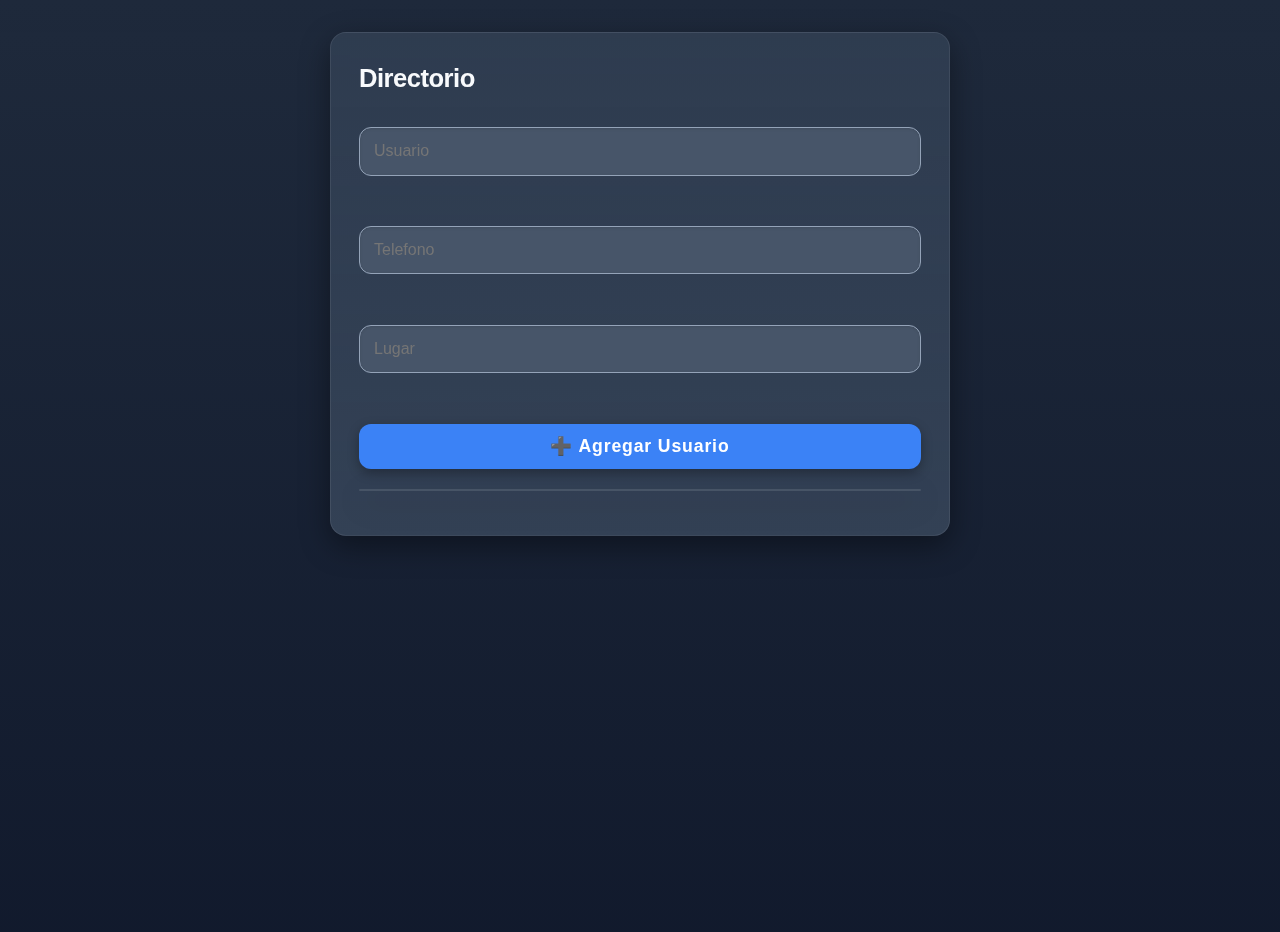
<file: Proyectos/ProyectoDirectorio/Index.html>
<!DOCTYPE html>
<html lang="es">
<head>
    <meta charset="UTF-8">
    <meta name="viewport" content="width=device-width, initial-scale=1.0">
    <title>Directorio en base de datos </title>
    <link rel="stylesheet" href="style.css">
</head>
<body>
    <div clas="Formulario">
        <h1>Directorio</h1>
        <br>
        <form id="formDirectorio">
           <input type="text" id="nombreusuario" placeholder="Usuario" required /><br>
            <input type="number" id="numeroTel" placeholder="Telefono" required /><br>
            <input type="text" id="ciudad" placeholder="Lugar" required /><br>
            <button type="submit" id="btnGuardar">➕ Agregar Usuario</button>
        </form>
        <ul id=lista></ul>      
    </div>
    <script src="idb.min.js"></script>
    <script src="app.js"></script>
</body>
</html>
</file>
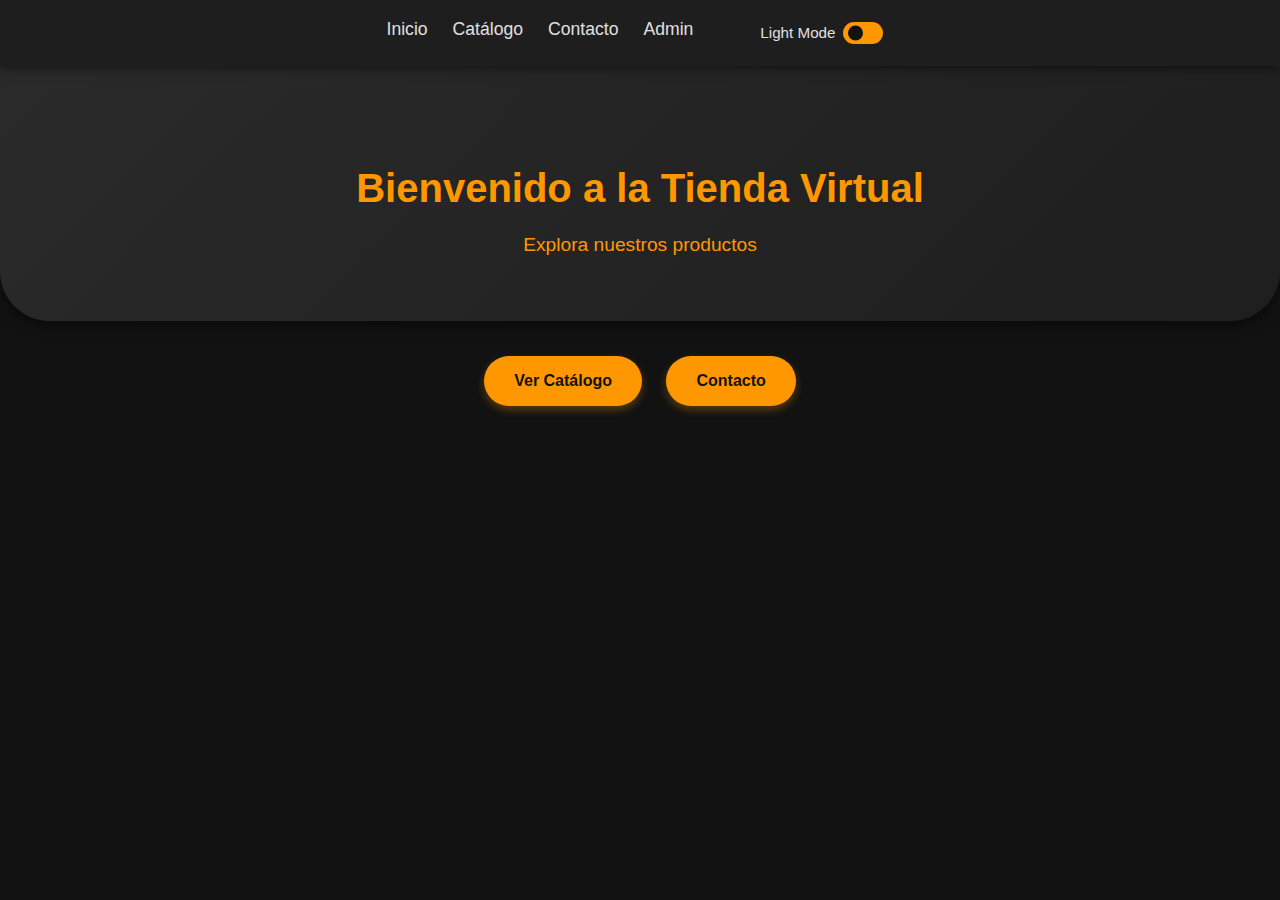
<file: Proyectos/ProyectoTienda/index.html>
<!DOCTYPE html>
<html lang="es">
<head>
  <meta charset="UTF-8">
  <title>Tienda Virtual</title>
  <link rel="shortcut icon" href="luffy.jpg"> <!--===== Logo en nombre de pagina ===== -->
  <link rel="stylesheet" href="css/styles.css">
</head>
<body>
  <nav>
    <ul>
      <li><a href="index.html">Inicio</a></li>
      <li><a href="productos.html">Catálogo</a></li>
      <li><a href="contacto.html">Contacto</a></li>
      <li><a href="login.html">Admin</a></li>
      
      <li class="mode">
        <div class="sun-moon">
          <i class='bx bx-moon icon moon'></i>
          <i class='bx bx-sun icon sun'></i>
        </div>
        <span class="mode-text text">Light Mode</span>
        <div class="toggle-switch">
          <span class="switch"></span>
        </div>
      </li>
    </ul>
  </nav>

  <header>
    <h1>Bienvenido a la Tienda Virtual</h1>
    <p>Explora nuestros productos</p>
  </header>

  <section style="text-align: center; margin-top: 25px;">
    <a href="productos.html" class="boton">Ver Catálogo</a>
    <a href="contacto.html" class="boton">Contacto</a>
  </section>

<script>
  document.addEventListener("DOMContentLoaded", () => {
    const body = document.body;
    const modeSwitch = document.querySelector('.toggle-switch');
    const modeText = document.querySelector('.mode-text');

    // === Aplicar modo guardado ===
    const savedMode = localStorage.getItem('modo');
    if (savedMode === 'dark') {
      body.classList.add('dark');
      modeText.innerText = 'Dark Mode';
    } else {
      body.classList.remove('dark');
      modeText.innerText = 'Light Mode';
    }

    // === Cambiar modo manualmente ===
    if (modeSwitch) {
      modeSwitch.addEventListener('click', () => {
        body.classList.toggle('dark');
        const isDark = body.classList.contains('dark');
        modeText.innerText = isDark ? 'Dark Mode' : 'Light Mode';
        localStorage.setItem('modo', isDark ? 'dark' : 'light');
      });
    }
  });
</script>

</body>
</html>
</file>
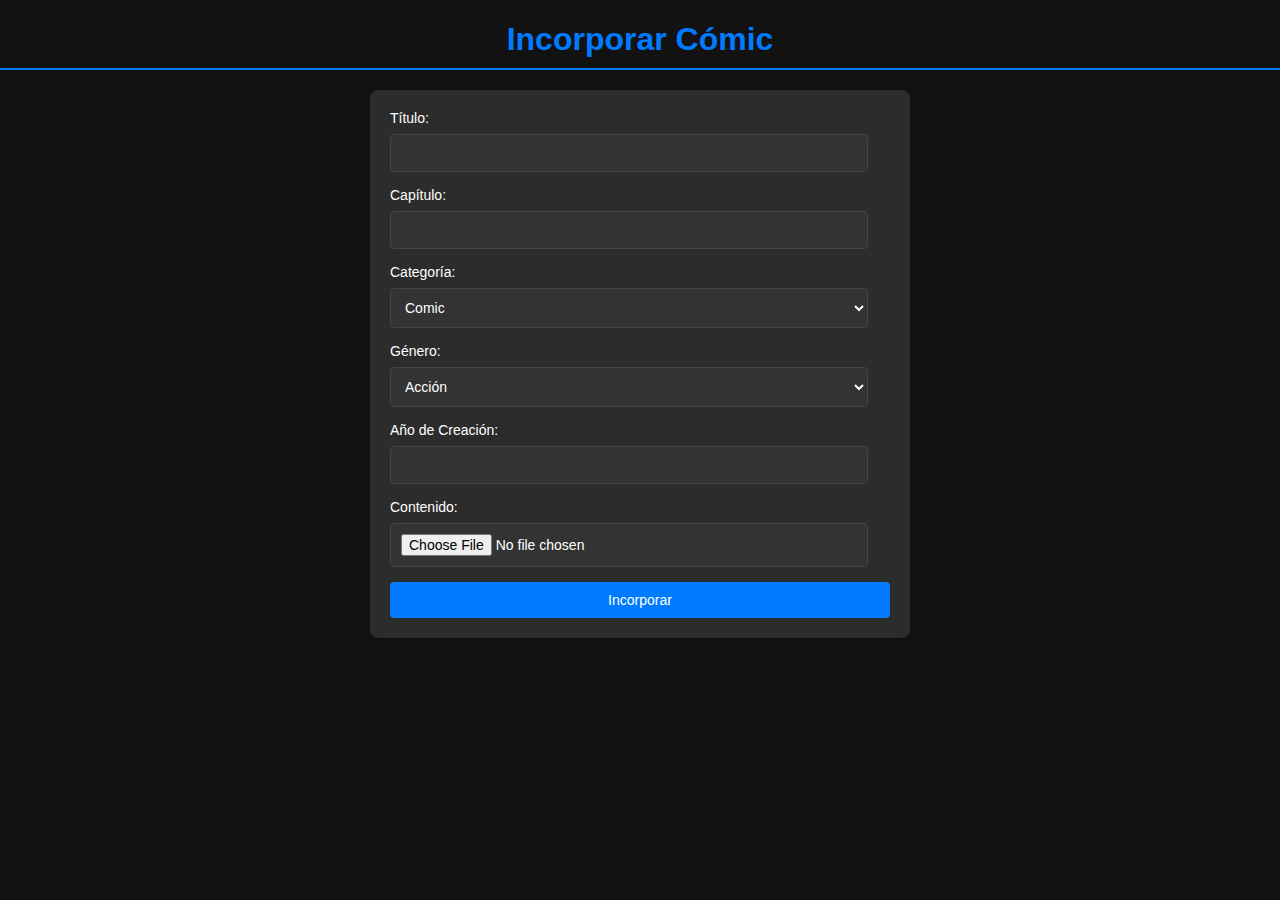
<file: admin.html>
<!DOCTYPE html>
<html lang="es">
<head>
    <style>
        /* --- CSS Estilos globales-- */
            body {
                font-family: 'Arial', sans-serif;
                margin: 0;
                padding: 0;
                color: #fff;
                background-color: #121212;
                transition: background-color 0.3s, color 0.3s;
            }
            .dark-mode {
                background-color: #121212;
                color: white;
            }
            .light-mode {
                background-color: #f0f0f0;
                color: black;
            }

        /* --- FIN CSS Estilos globales-- */
        /* --- CSS Formulario Incorporar Cómic-- */
            form {
                background-color: #2c2c2c;
                border-radius: 8px;
                padding: 20px;
                max-width: 500px; /* Reducido el ancho máximo del formulario */
                margin: 20px auto;
                box-shadow: 0 4px 8px rgba(0, 0, 0, 0.1);
            }
        
            form label {
                display: block;
                color: #fff;
                margin-bottom: 8px;
                font-size: 14px;
            }
        
            form input[type="text"],
            form select,
            form input[type="file"],
            form input[type="number"] { /* Añadido para el campo de año de creación */
                width: calc(100% - 22px);
                padding: 10px;
                border: 1px solid #444;
                border-radius: 4px;
                background-color: #333;
                color: #fff;
                margin-bottom: 15px;
                box-sizing: border-box;
                font-size: 14px;
            }
        
            form input[type="text"]:focus,
            form select:focus,
            form input[type="number"]:focus {
                border-color: #007bff;
                outline: none;
            }
        
            form button {
                background-color: #007bff;
                color: #fff;
                padding: 10px 15px;
                border: none;
                border-radius: 4px;
                cursor: pointer;
                font-size: 14px;
                transition: background-color 0.3s;
                display: block;
                width: 100%;
                box-sizing: border-box;
            }
        
            form button:hover {
                background-color: #0056b3;
            }
        /* --- FIN CSS Formulario Incorporar Cómic-- */

        /* --- CSS Encabezado y barra superior-- */
            header {
                display: flex;
                justify-content: space-between;
                align-items: center;
                padding: 15px;
                background-color: #1f1f1f;
                color: #fff;
                box-shadow: 0 2px 4px rgba(0, 0, 0, 0.1);
            }
            header .logo img {
                height: 40px;
            }
            header .top-bar {
                display: flex;
                align-items: center;
            }
            header .top-bar input[type="text"] {
                padding: 10px;
                border: 1px solid #ccc;     
                border-radius: 4px;
                margin-right: 10px;
                width: 300px;
                background-color: #2c2c2c;
                color: #fff;
                display: none;
                transition: width 0.3s;
            }
            header .top-bar input[type="text"].expanded {
                display: inline-block;
                width: 300px;
            }
            header .top-bar button {
                padding: 10px 15px;
                border: none;
                background-color: #007bff;
                color: #fff;
                border-radius: 4px;
                cursor: pointer;
                font-size: 14px;
                transition: background-color 0.3s;
            }
            header .top-bar button:hover {
                background-color: #0056b3;
            }
            header .notifications {
                margin-left: 20px;
                cursor: pointer;
            }
            header .icon-bell {
                font-size: 24px;
            }
        /* --- FIN CSS Encabezado y barra superior-- */

        /* --- CSS Barra lateral-- */
            .sidebar {
                width: 220px;
                position: fixed;
                top: 0;
                left: 0;
                height: 100%;
                background-color: #343a40;
                color: #fff;
                padding-top: 20px;
                box-shadow: 2px 0 4px rgba(0, 0, 0, 0.1);
                display: flex;
                flex-direction: column;
                align-items: center; /* Centra el contenido horizontalmente */
            }
            .sidebar ul {
                list-style: none;
                padding: 0;
            }
            .sidebar ul li {
                margin-bottom: 10px;
            }
            .sidebar ul li a {
                color: #fff;
                text-decoration: none;
                padding: 10px;
                display: block;
                border-radius: 4px;
                transition: background-color 0.3s;
            }
            .sidebar ul li a:hover {
                background-color: #495057;
            }
        /* --- FIN CSS Barra lateral-- */

        /* --- CSS Contenido principal-- */
            main {
                margin-left: 240px;
                padding: 20px;
                background-color: #1f1f1f;
                min-height: 100vh;
            }
        /* --- FIN CSS Contenido principal-- */

        /* --- CSS Estilos para los títulos-- */
            h1 {
                color: #007bff;
                border-bottom: 2px solid #007bff;
                padding-bottom: 10px;
                text-align: center;
                margin-bottom: 20px;
            }
            
        /* --- FIN CSS Estilos para los títulos-- */

    </style>

    <h1>Incorporar Cómic</h1>
    <form method="POST" enctype="multipart/form-data">
        <label for="title">Título:</label>
        <input type="text" id="title" name="title">
    
        <label for="chapter">Capítulo:</label>
        <input type="text" id="chapter" name="chapter">
    
        <label for="category">Categoría:</label>
        <select id="category" name="category">
            <option value="comic">Comic</option>
            <option value="novela">Novela</option>
            <option value="manga">Manga</option>
            <option value="manhua">Manhua</option>
        </select>
    
        <label for="genre">Género:</label>
        <select id="genre" name="genre">
            <!-- Géneros -->
            <option value="accion">Acción</option>
            <option value="aventura">Aventura</option>
            <option value="Comedia">Comedia</option>
            <option value="Deportes">Deportes</option>
            <option value="Drama">Drama</option>
            <option value="Ecchi">Ecchi</option>
            <option value="Escolares">Escolares</option>
            <option value="Fantasía">Fantasía</option>
            <option value="Gore">Gore</option>
            <option value="Harem">Harem</option>
            <option value="Lucha">Lucha</option>
            <option value="Magia">Magia</option>
            <option value="Mecha">Mecha</option>
            <option value="Militar">Militar</option>
            <option value="Misterio">Misterio</option>
            <option value="Seinen">Seinen</option>
            <option value="Shojo">Shojo</option>
            <option value="Shonen">Shonen</option>
            <option value="Vampiros">Vampiros</option>
            <option value="Samurai">Samurai</option>
            <option value="Artes Marciales">Artes Marciales</option>
            <option value="Romance">Romance</option>
        </select>
    
        <label for="creation-year">Año de Creación:</label>
        <input type="number" id="creation-year" name="creation_year" min="1900" max="2100">
    
        <label for="content">Contenido:</label>
        <input type="file" id="content" name="content">
    
        <button type="submit">Incorporar</button>
    </form>
</head>
<body>
</body>

</html>
</file>
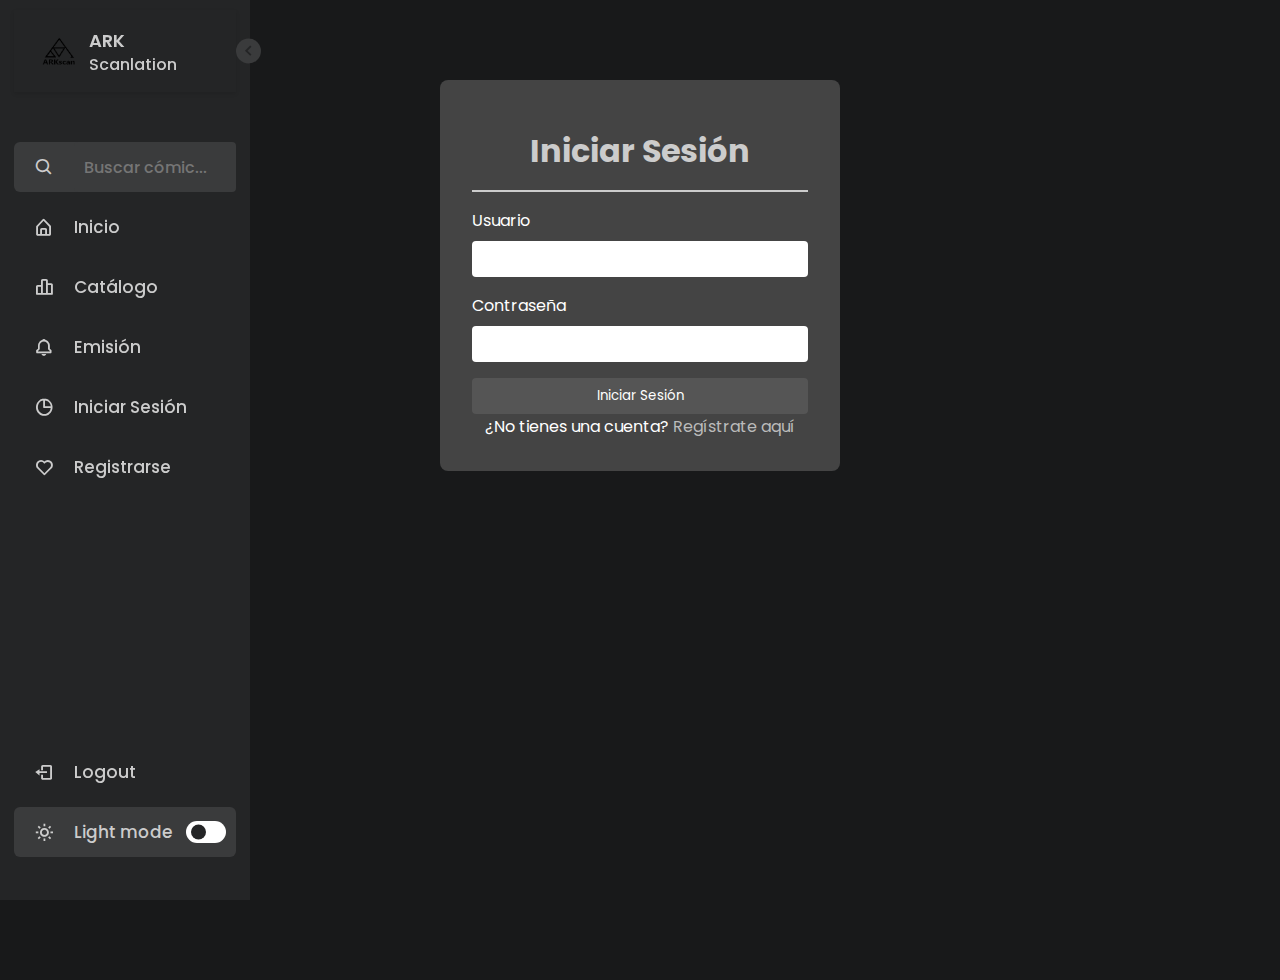
<file: login.html>
<!DOCTYPE html>
<html lang="es">
<head>
    <meta charset="UTF-8">
    <meta http-equiv="X-UA-Compatible" content="IE=edge">
    <meta name="viewport" content="width=device-width, initial-scale=1.0">
    
    <!----======== CSS ======== -->
    <link href="css\styles.css" rel="stylesheet" type="text/css">
    <!----===== Boxicons CSS ===== -->
    <link href='https://unpkg.com/boxicons@2.1.1/css/boxicons.min.css' rel='stylesheet'>
    
    <title>Login</title>
    
</head>

<body>
    <nav class="sidebar">
        <header>
            <div class="image-text">
                <span class="image">
                    <img src="images\ARK LOGOP.png" alt="">
                </span>

                <div class="text logo-text">
                    <span class="name">ARK</span>
                    <span class="profession">Scanlation</span>
                </div>
            </div>

            <i class='bx bx-chevron-right toggle'></i>    
        </header>

        <div class="menu-bar">
            <div class="menu">
                
                <li class="search-box">
                    <i class='bx bx-search icon'></i>
                    <input type="text" id="search-bar" placeholder="Buscar cómic..." onkeyup="searchComics()">
                    <div id="search-results" class="search-results"></div>
                </li>

                <ul class="menu-links">
                    <li class="nav-link">
                        <a href="index.html">
                            <i class='bx bx-home-alt icon' ></i>
                            <span class="text nav-text">Inicio</span>
                        </a>
                    </li>

                    <li class="nav-link">
                        <a href="catalog.html">
                            <i class='bx bx-bar-chart-alt-2 icon' ></i>
                            <span class="text nav-text">Catálogo</span>
                        </a>
                    </li>

                    <li class="nav-link">
                        <a href="emision.html">
                            <i class='bx bx-bell icon'></i>
                            <span class="text nav-text">Emisión</span>
                        </a>
                    </li>

                    <li class="nav-link">
                        <a href="login.html">
                            <i class='bx bx-pie-chart-alt icon' ></i>
                            <span class="text nav-text">Iniciar Sesión</span>
                        </a>
                    </li>

                    <li class="nav-link">
                        <a href="register.html">
                            <i class='bx bx-heart icon' ></i>
                            <span class="text nav-text">Registrarse</span>
                        </a>
                    </li>

                </ul>
            </div>

            <div class="bottom-content">
                <li class="">
                    <a href="admin.html">
                        <i class='bx bx-log-out icon' ></i>
                        <span class="text nav-text">Logout</span>
                    </a>
                </li>

                <li class="mode">
                    <div class="sun-moon">
                        <i class='bx bx-moon icon moon'></i>
                        <i class='bx bx-sun icon sun'></i>
                    </div>
                    <span class="mode-text text">Light mode</span>

                    <div class="toggle-switch">
                        <span class="switch"></span>
                    </div>
                </li>
                <li>
                </li>
            </div>
        </div>

    </nav>

    <div class="form-container">
        <h1>Iniciar Sesión</h1>
        <form>
            <label for="username">Usuario</label>
            <input type="text" id="username" name="username" required>

            <label for="password">Contraseña</label>
            <input type="password" id="password" name="password" required>

            <button type="submit">Iniciar Sesión</button>
        </form>
        <p>¿No tienes una cuenta? <a href="register.html">Regístrate aquí</a></p>
    </div>
    <!-- Géneros -->

    <script src="js/script.js"></script>
</body>
</html>
</file>
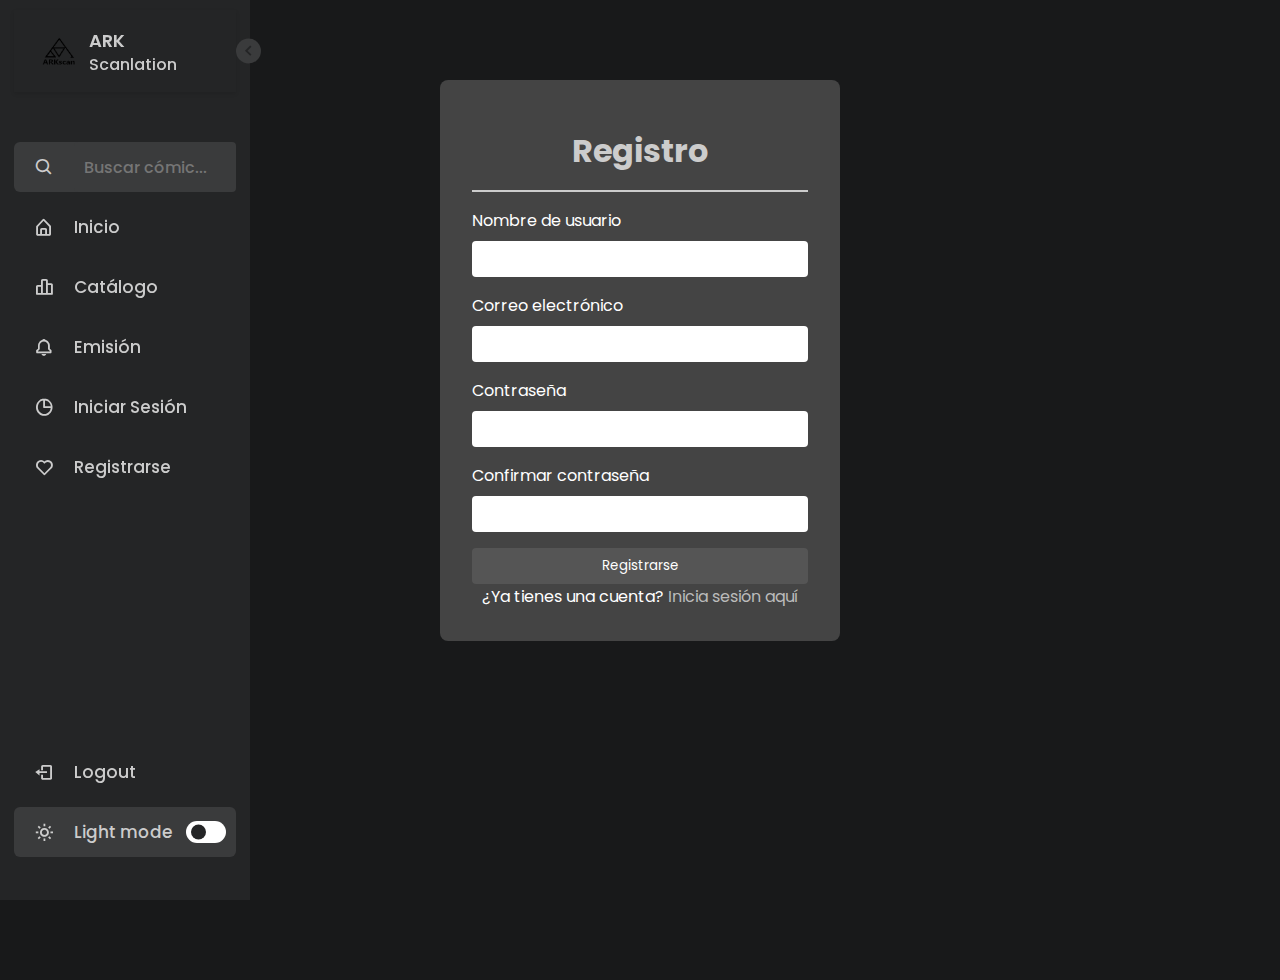
<file: register.html>
<!DOCTYPE html>
<html lang="es">
<head>
    <meta charset="UTF-8">
    <meta http-equiv="X-UA-Compatible" content="IE=edge">
    <meta name="viewport" content="width=device-width, initial-scale=1.0">
    
    <!----======== CSS ======== -->
    <link href="css\styles.css" rel="stylesheet" type="text/css">
    <!----===== Boxicons CSS ===== -->
    <link href='https://unpkg.com/boxicons@2.1.1/css/boxicons.min.css' rel='stylesheet'>
    
    <title>Registro</title>

</head>
<body>
    <nav class="sidebar">
        <header>
            <div class="image-text">
                <span class="image">
                    <img src="images\ARK LOGOP.png" alt="">
                </span>

                <div class="text logo-text">
                    <span class="name">ARK</span>
                    <span class="profession">Scanlation</span>
                </div>
            </div>

            <i class='bx bx-chevron-right toggle'></i>    
        </header>

        <div class="menu-bar">
            <div class="menu">
                
                <li class="search-box">
                    <i class='bx bx-search icon'></i>
                    <input type="text" id="search-bar" placeholder="Buscar cómic..." onkeyup="searchComics()">
                    <div id="search-results" class="search-results"></div>
                </li>

                <ul class="menu-links">
                    <li class="nav-link">
                        <a href="index.html">
                            <i class='bx bx-home-alt icon' ></i>
                            <span class="text nav-text">Inicio</span>
                        </a>
                    </li>

                    <li class="nav-link">
                        <a href="catalog.html">
                            <i class='bx bx-bar-chart-alt-2 icon' ></i>
                            <span class="text nav-text">Catálogo</span>
                        </a>
                    </li>

                    <li class="nav-link">
                        <a href="emision.html">
                            <i class='bx bx-bell icon'></i>
                            <span class="text nav-text">Emisión</span>
                        </a>
                    </li>

                    <li class="nav-link">
                        <a href="login.html">
                            <i class='bx bx-pie-chart-alt icon' ></i>
                            <span class="text nav-text">Iniciar Sesión</span>
                        </a>
                    </li>

                    <li class="nav-link">
                        <a href="register.html">
                            <i class='bx bx-heart icon' ></i>
                            <span class="text nav-text">Registrarse</span>
                        </a>
                    </li>

                </ul>
            </div>

            <div class="bottom-content">
                <li class="">
                    <a href="admin.html">
                        <i class='bx bx-log-out icon' ></i>
                        <span class="text nav-text">Logout</span>
                    </a>
                </li>

                <li class="mode">
                    <div class="sun-moon">
                        <i class='bx bx-moon icon moon'></i>
                        <i class='bx bx-sun icon sun'></i>
                    </div>
                    <span class="mode-text text">Light mode</span>

                    <div class="toggle-switch">
                        <span class="switch"></span>
                    </div>
                </li>
                <li>
                </li>
            </div>
        </div>

    </nav>


    <div class="form-container">
        <h1>Registro</h1>
        <form>
            <label for="username">Nombre de usuario</label>
            <input type="text" id="username" name="username" required>

            <label for="email">Correo electrónico</label>
            <input type="email" id="email" name="email" required>

            <label for="password">Contraseña</label>
            <input type="password" id="password" name="password" required>

            <label for="confirm-password">Confirmar contraseña</label>
            <input type="password" id="confirm-password" name="confirm-password" required>

            <button type="submit">Registrarse</button>
        </form>
        <p>¿Ya tienes una cuenta? <a href="login.html">Inicia sesión aquí</a></p>
    </div>

    <script src="js/script.js"></script>
</body>
</html>
</file>
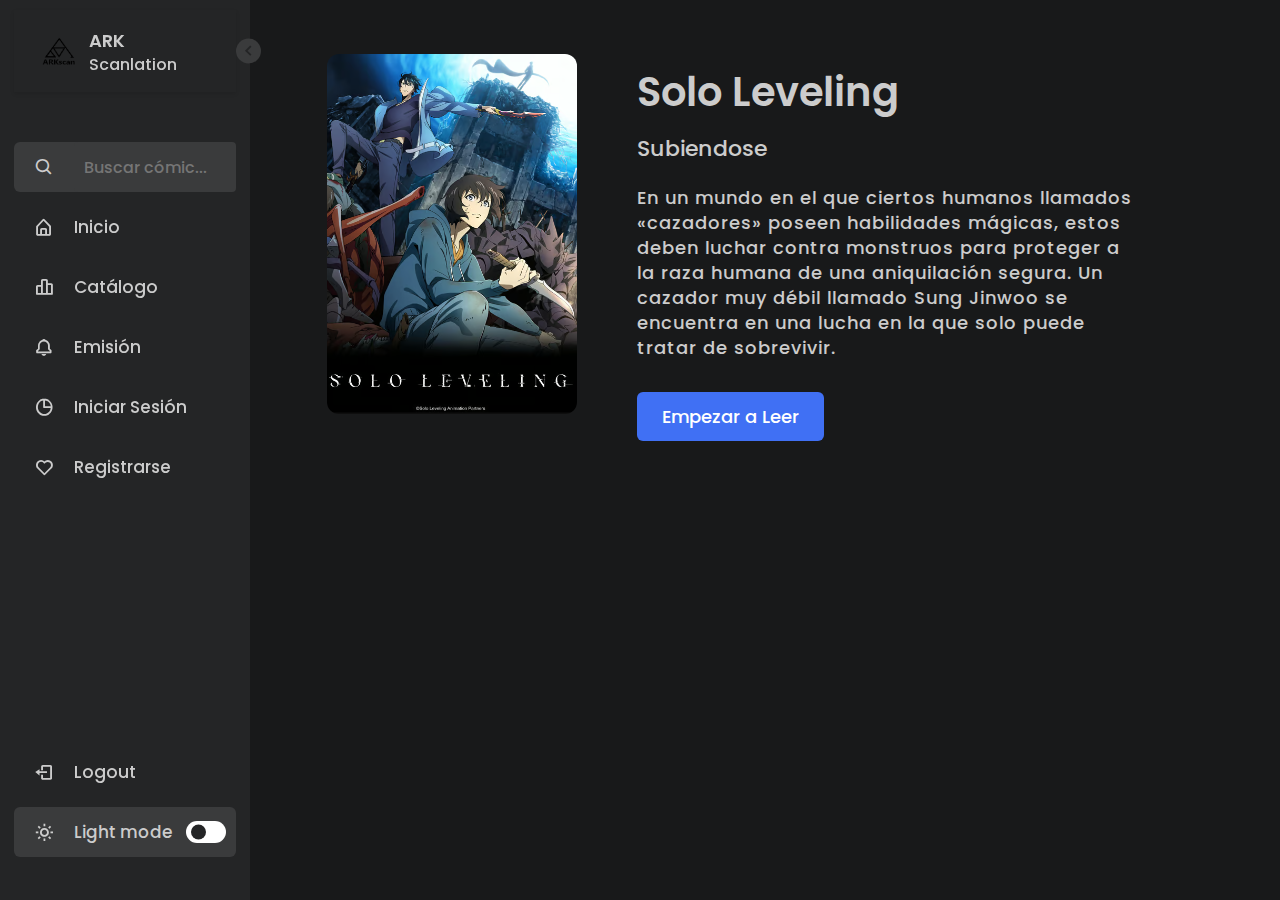
<file: Manhwas/Solo Leveling - Manhwa - ARKscan/ver.html>
<!DOCTYPE html>
<html lang="es">
<head>
    <meta charset="UTF-8">
    <meta http-equiv="X-UA-Compatible" content="IE=edge">
    <meta name="viewport" content="width=device-width, initial-scale=1.0">

    <!----======== CSS ======== -->
    <link href="..\..\css\styles.css" rel="stylesheet" type="text/css">
    <!----===== Boxicons CSS ===== -->
    <link href='https://unpkg.com/boxicons@2.1.1/css/boxicons.min.css' rel='stylesheet'>

    <title>Capitulo</title>

</head>
<body>
    <nav class="sidebar">
        <header>
            <div class="image-text">
                <span class="image">
                    <img src="..\..\images\ARK LOGOP.png" alt="">
                </span>

                <div class="text logo-text">
                    <span class="name">ARK</span>
                    <span class="profession">Scanlation</span>
                </div>
            </div>

            <i class='bx bx-chevron-right toggle'></i>    
        </header>

        <div class="menu-bar">
            <div class="menu">
                
                <li class="search-box">
                    <i class='bx bx-search icon'></i>
                    <input type="text" id="search-bar" placeholder="Buscar cómic..." onkeyup="searchComics()">
                    <div id="search-results" class="search-results"></div>
                </li>

                <ul class="menu-links">
                    <li class="nav-link">
                        <a href="..\..\index.html">
                            <i class='bx bx-home-alt icon' ></i>
                            <span class="text nav-text">Inicio</span>
                        </a>
                    </li>

                    <li class="nav-link">
                        <a href="..\..\catalog.html">
                            <i class='bx bx-bar-chart-alt-2 icon' ></i>
                            <span class="text nav-text">Catálogo</span>
                        </a>
                    </li>

                    <li class="nav-link">
                        <a href="..\..\emision.html">
                            <i class='bx bx-bell icon'></i>
                            <span class="text nav-text">Emisión</span>
                        </a>
                    </li>

                    <li class="nav-link">
                        <a href="..\..\login.html">
                            <i class='bx bx-pie-chart-alt icon' ></i>
                            <span class="text nav-text">Iniciar Sesión</span>
                        </a>
                    </li>

                    <li class="nav-link">
                        <a href="..\..\register.html">
                            <i class='bx bx-heart icon' ></i>
                            <span class="text nav-text">Registrarse</span>
                        </a>
                    </li>

                </ul>
            </div>

            <div class="bottom-content">
                <li class="">
                    <a href="#">
                        <i class='bx bx-log-out icon' ></i>
                        <span class="text nav-text">Logout</span>
                    </a>
                </li>

                <li class="mode">
                    <div class="sun-moon">
                        <i class='bx bx-moon icon moon'></i>
                        <i class='bx bx-sun icon sun'></i>
                    </div>
                    <span class="mode-text text">Light mode</span>

                    <div class="toggle-switch">
                        <span class="switch"></span>
                    </div>
                </li>
                <li>
                </li>
            </div>
        </div>

    </nav>



<section class="home">
    <div class="about">
      <img src="solo_leveling.png" alt="Solo Leveling" alt="Solo Leveling" class="pic" />
      <div class="text">
        <h2>Solo Leveling</h2>
        <h5>Subiendose</h5>
        <p>En un mundo en el que ciertos humanos llamados «cazadores» poseen habilidades mágicas, estos deben luchar contra monstruos para proteger a la raza humana de una aniquilación segura. Un cazador muy débil llamado Sung Jinwoo se encuentra en una lucha en la que solo puede tratar de sobrevivir.</p>
        <div class="data">
          <a href="Capitulo - 01\solo_leveling01.html" alt="Solo Leveling" class="hire">Empezar a Leer</a>
        </div>
      </div>
    </div>
  </section>

<script src="..\..\js\script.js"></script>
</body>
</html>
</file>
<file: Proyectos/ProyectoDirectorio/style.css>
/* Variables de tema - ¡Modo Oscuro! */
:root{
  --bg: #1e293b; /* Fondo oscuro */
  --card: #334155; /* Fondo de tarjeta/formulario */
  --muted: #94a3b8; /* Texto sutil */
  --text: #f8fafc; /* Texto claro principal */
  --primary: #3b82f6; /* Azul primario */
  --accent: #2563eb; /* Azul para hover */
  --danger: #ef4444; /* Rojo para peligro */
  --radius: 12px;
  --shadow: 0 10px 30px rgba(0,0,0,0.4); /* Sombra más pronunciada para el modo oscuro */
  --glass: rgba(51, 65, 85, 0.8); /* Efecto vidrio oscuro */
  --max-width: 620px;
  --gap: 14px;
  font-family:'Franklin Gothic Medium', 'Arial Narrow', Arial, sans-serif
}

/* Reset ligero */
*{box-sizing:border-box}
html,body{
  height:100%;
  margin:0;
  /* Gradiente de fondo oscuro */
  background: linear-gradient(180deg, var(--bg), #0f172a 120%);
  color:var(--text);
  -webkit-font-smoothing:antialiased;
  -moz-osx-font-smoothing:grayscale;
  font-size:16px;
  line-height:1.4;
  /* Transición suave para cambios de color de fondo y texto */
  transition: background-color 0.3s ease, color 0.3s ease;
}

/* Contenedor central (acepta class="Formulario" o typo clas="Formulario") */
.Formulario,
[clas="Formulario"] {
  max-width: var(--max-width);
  margin:32px auto;
  /* Fondo con efecto 'glass' */
  background: linear-gradient(180deg, var(--glass), var(--card));
  backdrop-filter: blur(8px); /* Efecto de desenfoque */
  border-radius: calc(var(--radius) + 4px);
  padding:28px;
  box-shadow: var(--shadow);
  border: 1px solid rgba(255,255,255,0.08); /* Borde sutil y claro */
  /* Animación de entrada suave (opcional) */
  animation: fadeIn 0.5s ease-out;
}

@keyframes fadeIn {
    from { opacity: 0; transform: translateY(10px); }
    to { opacity: 1; transform: translateY(0); }
}


/* Cabecera */
.Formulario h1,
[clas="Formulario"] h1 {
  margin:0 0 8px 0;
  font-size:1.6rem;
  letter-spacing: -0.02em;
  color:var(--text);
  transition: color 0.3s ease;
}

/* Descripción / subtítulos (si agregas) */
.Formulario p,
[clas="Formulario"] p {
  margin:0 0 18px 0;
  color:var(--muted);
  font-size:0.95rem;
  transition: color 0.3s ease;
}

/* Formulario en columna */
#formDirectorio{
  display:grid;
  gap: var(--gap)
}

/* ===========================
   Estilos de Inputs
   =========================== */

/* Estilo base para todos los inputs, textareas y selects */
#formDirectorio input,
#formDirectorio textarea,
#formDirectorio select {
    width: 100%;
    padding: 12px 14px;
    margin: 0;
    border: 1px solid var(--muted); /* Borde sutil */
    border-radius: var(--radius);
    background: #475569; /* Fondo ligeramente más claro que la tarjeta */
    color: var(--text);
    font-size: 1rem;
    line-height: 1.4;
    /* Transición suave para todos los efectos */
    transition: all 0.3s ease-in-out;
    box-shadow: inset 0 1px 3px rgba(0,0,0,0.1);
    -webkit-appearance: none; /* Reset para apariencia nativa */
}

/* Estado de Enfocado (Focus) - Más visual y atractivo */
#formDirectorio input:focus,
#formDirectorio textarea:focus,
#formDirectorio select:focus {
    outline: none; /* Quita el contorno por defecto del navegador */
    border-color: var(--primary); /* Borde primario */
    box-shadow: 0 0 0 4px rgba(59, 130, 246, 0.5); /* Anillo de enfoque vibrante */
    background: var(--card); /* Aclara ligeramente el fondo al enfocar */
    transform: scale(1.01); /* Zoom muy sutil al enfocar */
}

/* Indicador de error (si usas validación JS) */
#formDirectorio input.error,
#formDirectorio textarea.error {
    border-color: var(--danger);
}
#formDirectorio input.error:focus,
#formDirectorio textarea.error:focus {
    box-shadow: 0 0 0 4px rgba(239, 68, 68, 0.4);
}

/* ===========================
   Botón de Agregar Usuario
   =========================== */

/* Estilo base del botón de envío (asumiendo que es el último en #formDirectorio) */
#formDirectorio button[type="submit"],
#formDirectorio .btn-agregar {
    /* Aquí puedes usar un selector más específico si es necesario */
    padding: 12px 24px;
    border: none;
    border-radius: var(--radius);
    background: var(--primary);
    color: white;
    font-size: 1.1rem;
    font-weight: 700;
    cursor: pointer;
    letter-spacing: 0.05em;
    /* Transición para un efecto suave y "bouncing" */
    transition: all 0.3s cubic-bezier(0.34, 1.56, 0.64, 1);
    box-shadow: 0 4px 12px rgba(0, 0, 0, 0.3);
}

/* Interacción: Hover y Focus (el botón "salta" y la sombra se agranda) */
#formDirectorio button[type="submit"]:hover,
#formDirectorio button[type="submit"]:focus-visible,
#formDirectorio .btn-agregar:hover,
#formDirectorio .btn-agregar:focus-visible {
    background: var(--accent);
    transform: translateY(-4px) scale(1.02); /* Sube y agranda ligeramente */
    box-shadow: 0 8px 20px rgba(0, 0, 0, 0.5);
    outline: none;
}

/* Estado al presionarse (Active) - Se "hunde" */
#formDirectorio button[type="submit"]:active,
#formDirectorio .btn-agregar:active {
    transform: translateY(0);
    box-shadow: 0 2px 5px rgba(0, 0, 0, 0.4);
    transition: all 0.1s ease; /* Transición más rápida para el 'click' */
}


/* ===========================
   Lista de usuarios (tipo tabla)
   =========================== */
#lista {
  list-style: none;
  padding: 0;
  margin-top: 20px;
  border-radius: var(--radius);
  overflow: hidden;
  box-shadow: var(--shadow);
  border: 1px solid rgba(255,255,255,0.1);
  background: var(--card);
}

#lista li {
  display: grid;
  grid-template-columns: 2fr 0.8fr 0.8fr; /* datos | editar | borrar */
  align-items: center;
  padding: 14px 18px;
  border-bottom: 1px solid rgba(255,255,255,0.08); /* Separador claro sutil */
  /* Transición para el hover */
  transition: background 0.3s ease, transform 0.1s ease;
}

#lista li:last-child {
  border-bottom: none;
}

/* Efecto hover más interactivo */
#lista li:hover {
  background: #475569; /* Un color ligeramente más claro */
  cursor: pointer;
  transform: translateX(4px); /* Desplazamiento sutil a la derecha */
}

/* ===========================
   Botones Editar y Borrar
   =========================== */
#lista button {
  border: none;
  padding: 8px 14px;
  border-radius: var(--radius);
  font-size: 0.9rem;
  font-weight: 600;
  cursor: pointer;
  /* Transición para todos los cambios de botón */
  transition: all 0.25s cubic-bezier(0.175, 0.885, 0.32, 1.275);
  text-align: center;
  box-shadow: 0 2px 4px rgba(0,0,0,0.2);
}

/* Estilos al pasar el ratón (hover) y al enfocar (focus) */
#lista button:hover,
#lista button:focus-visible { /* focus-visible para mejor accesibilidad */
    transform: translateY(-2px); /* Un pequeño 'salto' */
    box-shadow: 0 4px 8px rgba(0,0,0,0.3); /* Sombra más grande */
}

/* Botón Editar */
#lista button:first-of-type {
  background: var(--primary);
  color: #fff;
}
#lista button:first-of-type:hover,
#lista button:first-of-type:focus-visible {
  background: var(--accent);
}

/* Botón Borrar */
#lista button:last-of-type {
  background: var(--danger);
  color: #fff;
}
#lista button:last-of-type:hover,
#lista button:last-of-type:focus-visible {
  /* Filtro de brillo para hacerlo ligeramente más oscuro/intenso */
  filter: brightness(1.2);
}
</file>
<file: Proyectos/ProyectoTienda/css/styles.css>
/* === RESETEO BÁSICO === */
* {
  margin: 0;
  padding: 0;
  box-sizing: border-box;
  font-family: 'Poppins', sans-serif;
}

/* === VARIABLES DE COLOR === */
:root {
  --color-fondo: #121212;
  --color-texto: #e0e0e0;
  --color-nav: #1e1e1e;
  --color-card: #1e1e1e;
  --color-secundario: #2a2a2a;
  --color-acento: #ff9800;
  --color-error: #d32f2f;
}

/* === MODO CLARO === */
body.light-mode {
  --color-fondo: #f5f5f5;
  --color-texto: #121212;
  --color-nav: #ffffff;
  --color-card: #ffffff;
  --color-secundario: #eeeeee;
  --color-acento: #ff9800;
  --color-error: #e53935;
}

/* === GENERAL === */
body {
  background-color: var(--color-fondo);
  color: var(--color-texto);
  line-height: 1.6;
  min-height: 100vh;
  transition: background-color 0.4s, color 0.4s;
}

/* === NAVEGACIÓN === */
nav {
  background-color: var(--color-nav);
  padding: 15px 0;
  position: sticky;
  top: 0;
  z-index: 1000;
  box-shadow: 0 2px 10px rgba(0, 0, 0, 0.5);
  display: flex;
  justify-content: center;
  align-items: center;
  gap: 20px;
}

nav ul {
  list-style: none;
  display: flex;
  gap: 25px;
}

nav ul li a {
  text-decoration: none;
  color: var(--color-texto);
  font-weight: 500;
  font-size: 1.1em;
  transition: color 0.3s ease;
}

nav ul li a:hover {
  color: var(--color-acento);
}

/* === INTERRUPTOR MODO OSCURO/CLARO === */
#modoToggle {
  cursor: pointer;
  font-size: 1.4em;
  margin-left: 15px;
  background: none;
  border: none;
  color: var(--color-acento);
  transition: transform 0.3s;
}

#modoToggle:hover {
  transform: rotate(20deg) scale(1.2);
}

/* === ENCABEZADO (index.html) === */
header {
  background: linear-gradient(135deg, var(--color-secundario), var(--color-card));
  color: var(--color-acento);
  text-align: center;
  padding: 60px 20px;
  border-bottom-left-radius: 50px;
  border-bottom-right-radius: 50px;
  box-shadow: 0 4px 15px rgba(0, 0, 0, 0.5);
}

header h1 {
  font-size: 2.5em;
  margin-bottom: 10px;
}

header p {
  font-size: 1.2em;
}

/* === BOTONES GENERALES === */
.boton,
button {
  display: inline-block;
  margin: 10px;
  padding: 12px 30px;
  background-color: var(--color-acento);
  color: var(--color-fondo);
  text-decoration: none;
  border-radius: 30px;
  font-weight: 600;
  border: none;
  cursor: pointer;
  transition: all 0.3s ease;
  box-shadow: 0 4px 8px rgba(255, 152, 0, 0.3);
}

.boton:hover,
button:hover {
  background-color: #e67e22;
  transform: scale(1.05);
  box-shadow: 0 6px 12px rgba(255, 152, 0, 0.4);
}

/* === SECCIONES CENTRADAS === */
section {
  text-align: center;
  margin-top: 40px;
}

/* === INPUTS Y FORMULARIOS (contacto, login, admin) === */
form {
  background-color: var(--color-card);
  width: 90%;
  max-width: 700px;
  margin: 40px auto;
  padding: 30px;
  border-radius: 20px;
  box-shadow: 0 4px 12px rgba(0, 0, 0, 0.6);
  display: flex;
  flex-wrap: wrap;
  gap: 15px;
  justify-content: center;
}

form input,
form textarea {
  background-color: var(--color-secundario);
  border: 1px solid #333;
  border-radius: 10px;
  padding: 12px;
  color: var(--color-texto);
  font-size: 1em;
  width: 100%;
  outline: none;
  transition: 0.3s;
}

form input:focus,
form textarea:focus {
  border-color: var(--color-acento);
  box-shadow: 0 0 5px var(--color-acento);
}

form button {
  width: 100%;
}

/* === TABLAS (productos.html y admin.html) === */
table {
  width: 95%;
  margin: 40px auto;
  border-collapse: collapse;
  background-color: var(--color-card);
  border-radius: 10px;
  overflow: hidden;
  box-shadow: 0 4px 12px rgba(0, 0, 0, 0.6);
}

thead {
  background-color: var(--color-secundario);
  color: var(--color-acento);
}

th, td {
  padding: 14px;
  text-align: center;
  border-bottom: 1px solid #333;
}

tr:hover {
  background-color: var(--color-secundario);
}

img {
  width: 70px;
  height: 70px;
  border-radius: 8px;
  object-fit: cover;
}

/* === CAMPOS ESPECÍFICOS === */
#buscador {
  display: block;
  margin: 30px auto;
  padding: 12px 20px;
  width: 80%;
  max-width: 400px;
  background-color: var(--color-card);
  border: 2px solid #333;
  border-radius: 30px;
  color: var(--color-texto);
  font-size: 1em;
  outline: none;
  transition: 0.3s;
}

#buscador:focus {
  border-color: var(--color-acento);
  box-shadow: 0 0 5px var(--color-acento);
}

/* === BOTÓN ELIMINAR PRODUCTO === */
.eliminar-btn {
  background-color: var(--color-error);
  color: #fff;
  border: none;
  border-radius: 8px;
  padding: 6px 12px;
  cursor: pointer;
  transition: 0.3s;
}

.eliminar-btn:hover {
  background-color: #b71c1c;
  transform: scale(1.05);
}

/* === TITULOS GENERALES === */
h1 {
  text-align: center;
  color: var(--color-acento);
  margin: 30px 0 10px;
}

/* === RESPONSIVE === */
@media (max-width: 768px) {
  nav ul {
    flex-direction: column;
    gap: 15px;
  }

  header h1 {
    font-size: 2em;
  }

  form input {
    width: 100%;
  }

  table {
    font-size: 0.9em;
  }

  .boton,
  button {
    width: 90%;
    font-size: 1em;
  }
}


/* === INTERRUPTOR DE MODO (light/dark) === */
.mode {
  display: flex;
  align-items: center;
  justify-content: center;
  gap: 8px;
  padding: 6px 10px;
  border-radius: 8px;
  background-color: var(--color-card);
  transition: 0.3s ease;
}

.mode:hover {
  background-color: var(--color-secundario);
}

.mode .sun-moon {
  position: relative;
  height: 24px;
  width: 24px;
}

.mode .sun-moon i {
  position: absolute;
  font-size: 1.4rem;
  color: var(--color-acento);
  transition: 0.4s ease;
}

.mode .sun-moon i.moon {
  opacity: 0;
}

body.dark .mode .sun-moon i.moon {
  opacity: 1;
}

body.dark .mode .sun-moon i.sun {
  opacity: 0;
}

.mode .mode-text {
  font-size: 0.95rem;
  color: var(--color-texto);
}

.toggle-switch {
  position: relative;
  height: 22px;
  width: 40px;
  border-radius: 25px;
  background-color: var(--color-acento);
  cursor: pointer;
  display: flex;
  align-items: center;
  transition: background-color 0.3s ease;
}

.toggle-switch .switch {
  position: absolute;
  height: 15px;
  width: 15px;
  border-radius: 50%;
  top: 50%;
  left: 5px;
  transform: translateY(-50%);
  background-color: var(--color-fondo);
  transition: left 0.3s ease;
}

body.dark .toggle-switch .switch {
  left: 20px;
}

/* Asegura que no se superponga con otros ítems del menú */
nav ul li.mode {
  margin-left: auto;
}
</file>
